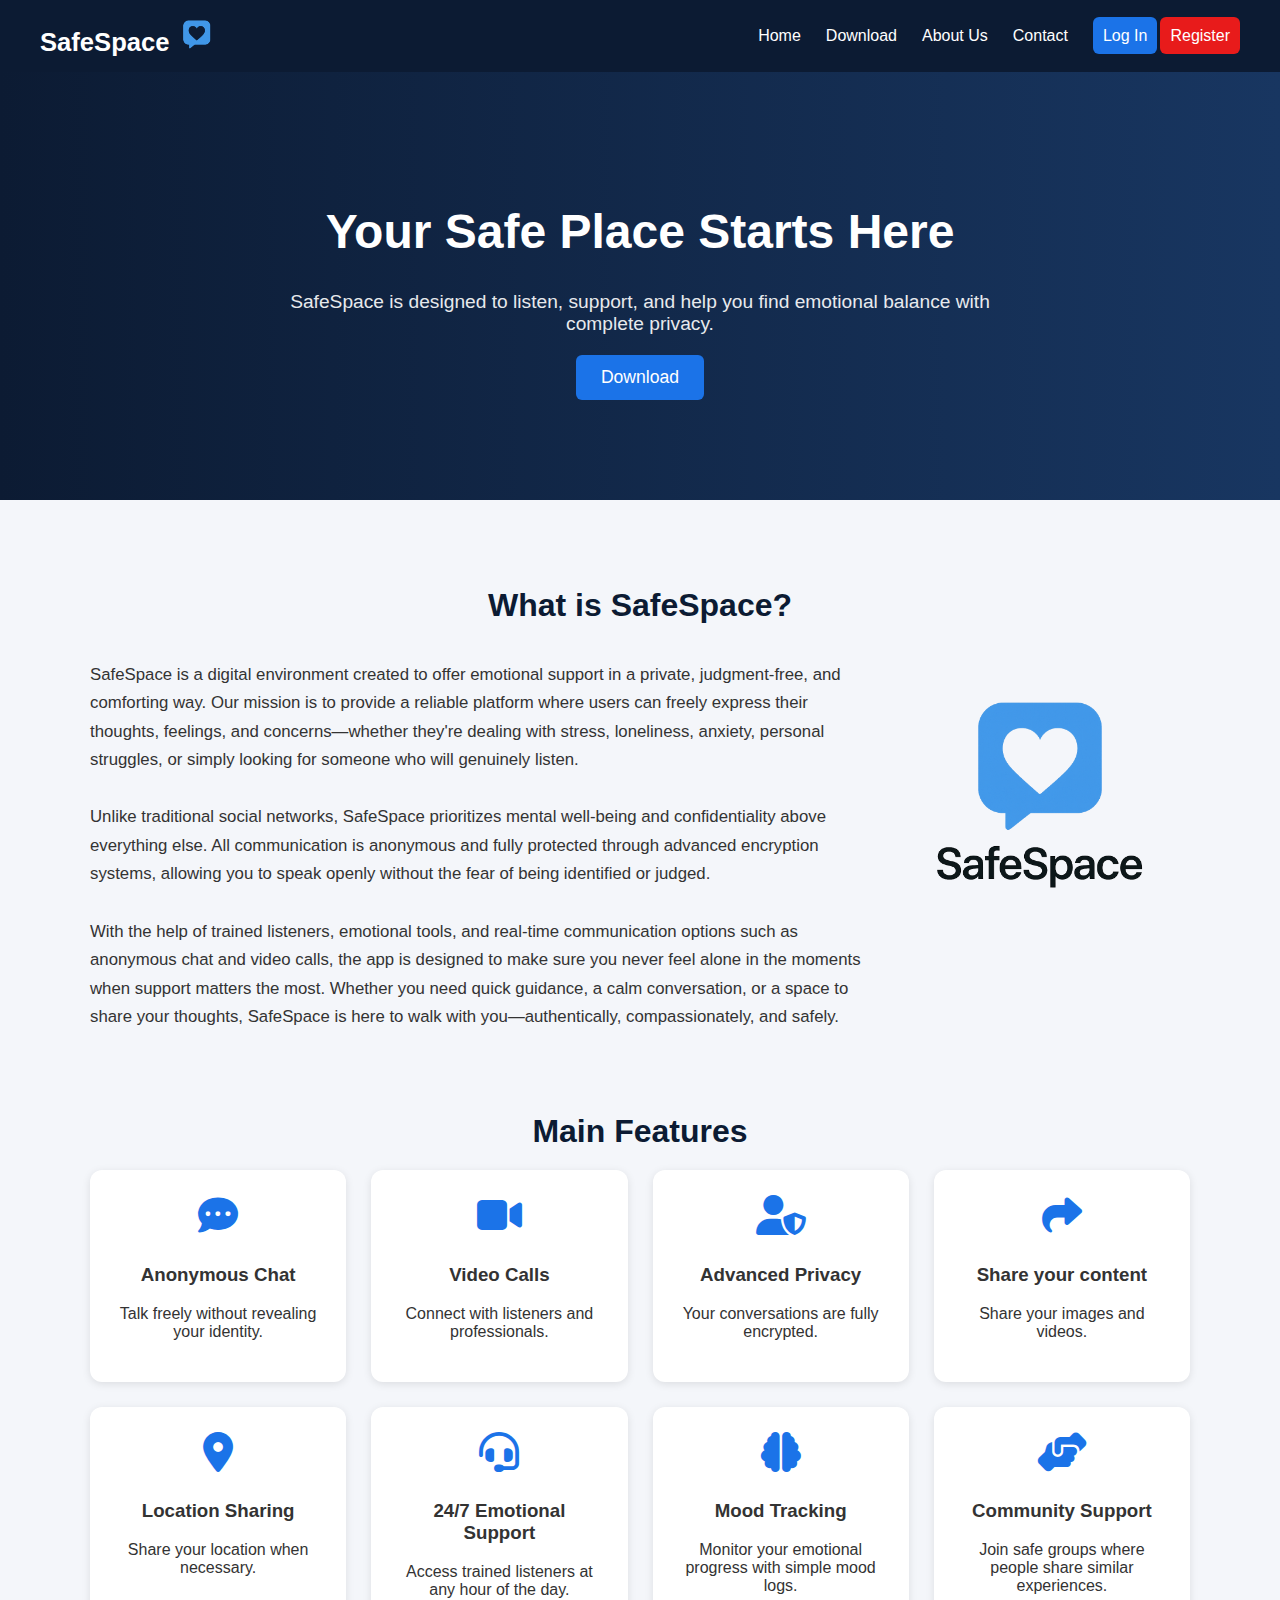
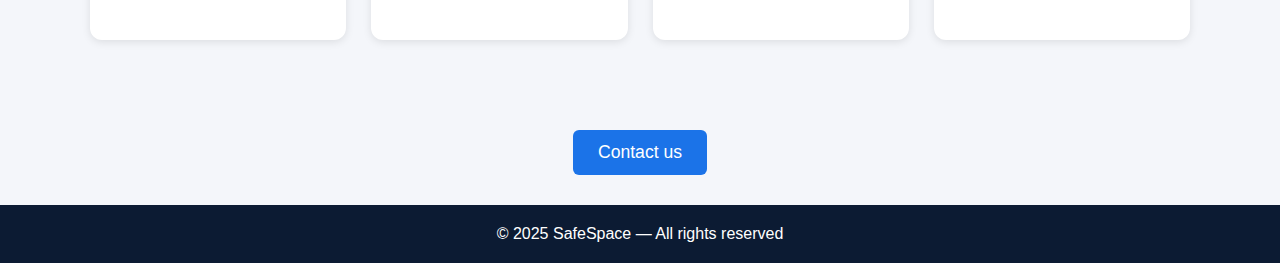
<file: index.html>
<!DOCTYPE html>
<html lang="en">

<head>
    <meta charset="UTF-8" />
    <meta name="viewport" content="width=device-width, initial-scale=1.0" />
    <title>SafeSpace • Home</title>
    <link rel="stylesheet" href="style.css" />
    <link rel="stylesheet" href="https://cdnjs.cloudflare.com/ajax/libs/font-awesome/6.5.0/css/all.min.css" />
    <script defer src="./scripts/users-control.js"></script>
</head>

<body>

    <nav>
        <a class="logo" href="index.html">SafeSpace
            <img class="img-logo" src="./assets/logo2.png">

        </a>
        <ul>
            <li><a href="index.html" class="active">Home</a></li>
            <li><a href="./pages/download.html">Download</a></li>
            <li><a href="./pages/about.html">About Us</a></li>
            <li><a href="./pages/contact.html">Contact</a></li>
            <div>
                <div class="logbuttons">
                    <li><a id="login" href="./pages/login.html" class="login">Log In</a></li>
                    <li><a id="register" href="./pages/register.html" class="register">Register</a></li>
                </div>
                <li><a id="logout" class="register">Log Out</a></li>
            </div>


        </ul>
    </nav>

    <header>
        <h1>Your Safe Place Starts Here</h1>
        <p>SafeSpace is designed to listen, support, and help you find emotional balance with complete privacy.</p>
        <a class="btn" href="download.html">Download</a>
    </header>

    <section>
        <h2 class="section-title">What is SafeSpace?</h2>

        <div class="about-wrapper">

            <p class="about-text">
                SafeSpace is a digital environment created to offer emotional support in a private, judgment-free,
                and comforting way. Our mission is to provide a reliable platform where users can freely express
                their thoughts, feelings, and concerns—whether they're dealing with stress, loneliness, anxiety,
                personal struggles, or simply looking for someone who will genuinely listen.
                <br><br>
                Unlike traditional social networks, SafeSpace prioritizes mental well-being and confidentiality
                above everything else. All communication is anonymous and fully protected through advanced
                encryption systems, allowing you to speak openly without the fear of being identified or judged.
                <br><br>
                With the help of trained listeners, emotional tools, and real-time communication options such as
                anonymous chat and video calls, the app is designed to make sure you never feel alone in the moments
                when support matters the most. Whether you need quick guidance, a calm conversation, or a space to
                share your thoughts, SafeSpace is here to walk with you—authentically, compassionately, and safely.
            </p>
            <img src="../assets/logo.png" alt="SafeSpace Logo" class="about-logo">

        </div>


        <br>

        <h2 class="section-title">Main Features</h2>

        <div class="features-grid">

            <div class="feature-item">
                <i class="fas fa-comment-dots"></i>
                <h3>Anonymous Chat</h3>
                <p>Talk freely without revealing your identity.</p>
            </div>

            <div class="feature-item">
                <i class="fas fa-video"></i>
                <h3>Video Calls</h3>
                <p>Connect with listeners and professionals.</p>
            </div>

            <div class="feature-item">
                <i class="fas fa-user-shield"></i>
                <h3>Advanced Privacy</h3>
                <p>Your conversations are fully encrypted.</p>
            </div>

            <div class="feature-item">
                <i class="fa-solid fa-share"></i>
                <h3>Share your content</h3>
                <p>Share your images and videos.</p>
            </div>

            <div class="feature-item">
                <i class="fas fa-map-marker-alt"></i>
                <h3>Location Sharing</h3>
                <p>Share your location when necessary.</p>
            </div>

            <!-- NEW 3 FEATURES ADDED BELOW -->

            <div class="feature-item">
                <i class="fas fa-headset"></i>
                <h3>24/7 Emotional Support</h3>
                <p>Access trained listeners at any hour of the day.</p>
            </div>

            <div class="feature-item">
                <i class="fas fa-brain"></i>
                <h3>Mood Tracking</h3>
                <p>Monitor your emotional progress with simple mood logs.</p>
            </div>

            <div class="feature-item">
                <i class="fas fa-hands-helping"></i>
                <h3>Community Support</h3>
                <p>Join safe groups where people share similar experiences.</p>
            </div>

        </div>
    </section>


    <div style="
    align-items: center;
    display: flex;
    padding: 30px;
">
        <a class="btn" href="./pages/contact.html" style="margin: auto;">Contact us</a>
    </div>
    <footer>
        © 2025 SafeSpace — All rights reserved
    </footer>

</body>

</html>
</file>
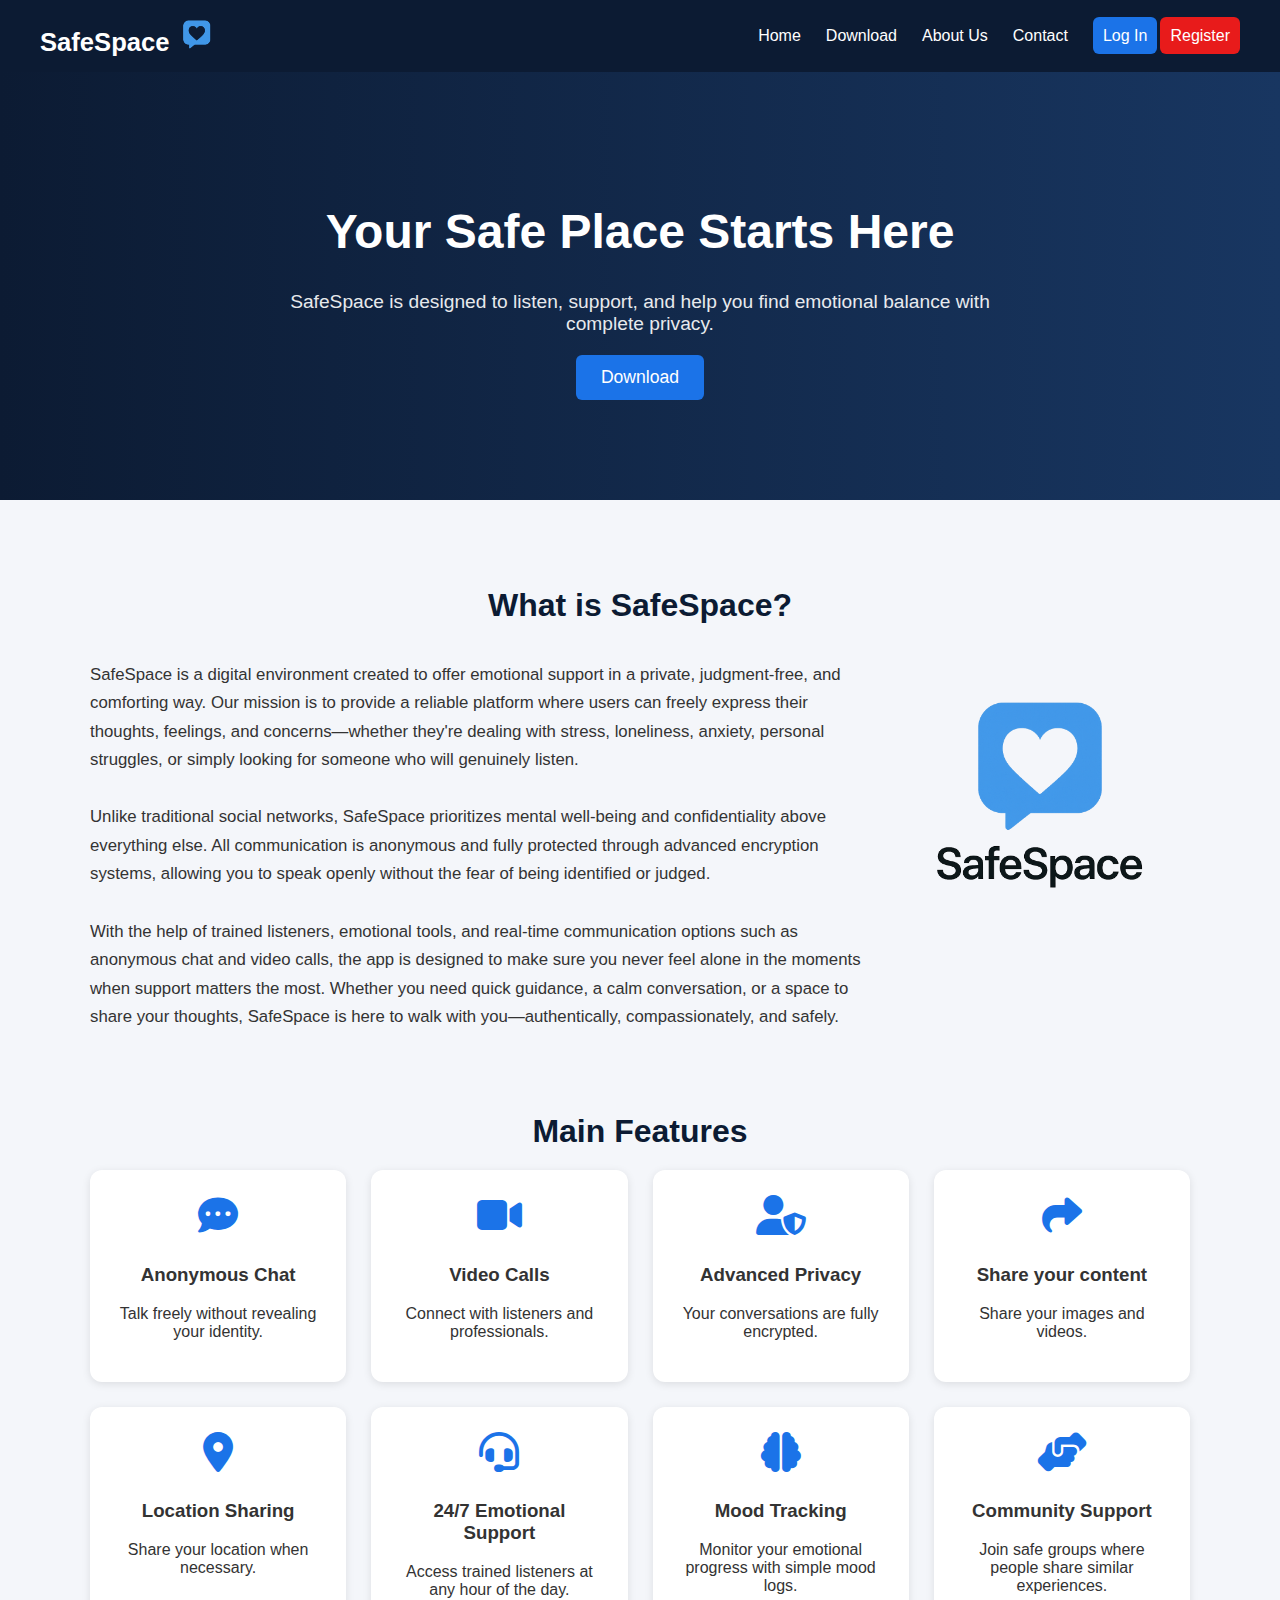
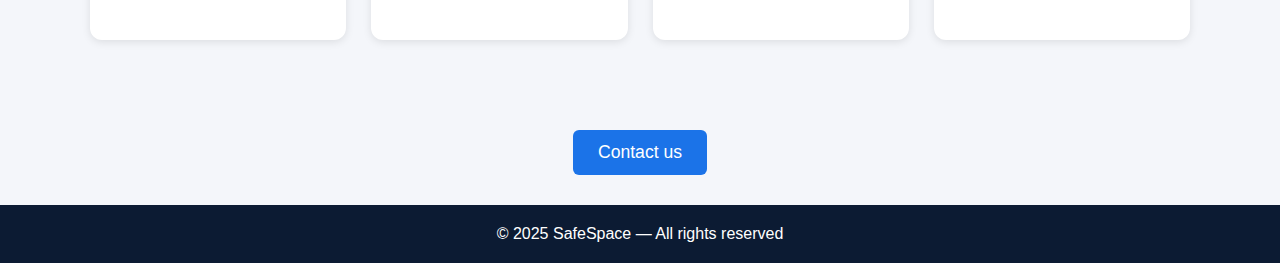
<file: pages/index.html>
<!DOCTYPE html>
<html lang="en">

<head>
    <meta charset="UTF-8" />
    <meta name="viewport" content="width=device-width, initial-scale=1.0" />
    <title>SafeSpace • Home</title>
    <link rel="stylesheet" href="../style.css" />
    <link rel="stylesheet" href="https://cdnjs.cloudflare.com/ajax/libs/font-awesome/6.5.0/css/all.min.css" />
    <script defer src="../scripts/users-control.js"></script>
</head>

<body>

    <nav>
        <a class="logo" href="index.html">SafeSpace
            <img class="img-logo" src="../assets/logo2.png">

        </a>
        <ul>
            <li><a href="index.html" class="active">Home</a></li>
            <li><a href="download.html">Download</a></li>
            <li><a href="about.html">About Us</a></li>
            <li><a href="contact.html">Contact</a></li>
            <div>
                <div class="logbuttons">
                    <li><a id="login" href="login.html" class="login">Log In</a></li>
                    <li><a id="register" href="register.html" class="register">Register</a></li>
                </div>
                <li><a id="logout" class="register">Log Out</a></li>
            </div>


        </ul>
    </nav>

    <header>
        <h1>Your Safe Place Starts Here</h1>
        <p>SafeSpace is designed to listen, support, and help you find emotional balance with complete privacy.</p>
        <a class="btn" href="download.html">Download</a>
    </header>

    <section>
        <h2 class="section-title">What is SafeSpace?</h2>

        <div class="about-wrapper">

            <p class="about-text">
                SafeSpace is a digital environment created to offer emotional support in a private, judgment-free,
                and comforting way. Our mission is to provide a reliable platform where users can freely express
                their thoughts, feelings, and concerns—whether they're dealing with stress, loneliness, anxiety,
                personal struggles, or simply looking for someone who will genuinely listen.
                <br><br>
                Unlike traditional social networks, SafeSpace prioritizes mental well-being and confidentiality
                above everything else. All communication is anonymous and fully protected through advanced
                encryption systems, allowing you to speak openly without the fear of being identified or judged.
                <br><br>
                With the help of trained listeners, emotional tools, and real-time communication options such as
                anonymous chat and video calls, the app is designed to make sure you never feel alone in the moments
                when support matters the most. Whether you need quick guidance, a calm conversation, or a space to
                share your thoughts, SafeSpace is here to walk with you—authentically, compassionately, and safely.
            </p>
            <img src="../assets/logo.png" alt="SafeSpace Logo" class="about-logo">

        </div>


        <br>

        <h2 class="section-title">Main Features</h2>

        <div class="features-grid">

            <div class="feature-item">
                <i class="fas fa-comment-dots"></i>
                <h3>Anonymous Chat</h3>
                <p>Talk freely without revealing your identity.</p>
            </div>

            <div class="feature-item">
                <i class="fas fa-video"></i>
                <h3>Video Calls</h3>
                <p>Connect with listeners and professionals.</p>
            </div>

            <div class="feature-item">
                <i class="fas fa-user-shield"></i>
                <h3>Advanced Privacy</h3>
                <p>Your conversations are fully encrypted.</p>
            </div>

            <div class="feature-item">
                <i class="fa-solid fa-share"></i>
                <h3>Share your content</h3>
                <p>Share your images and videos.</p>
            </div>

            <div class="feature-item">
                <i class="fas fa-map-marker-alt"></i>
                <h3>Location Sharing</h3>
                <p>Share your location when necessary.</p>
            </div>

            <!-- NEW 3 FEATURES ADDED BELOW -->

            <div class="feature-item">
                <i class="fas fa-headset"></i>
                <h3>24/7 Emotional Support</h3>
                <p>Access trained listeners at any hour of the day.</p>
            </div>

            <div class="feature-item">
                <i class="fas fa-brain"></i>
                <h3>Mood Tracking</h3>
                <p>Monitor your emotional progress with simple mood logs.</p>
            </div>

            <div class="feature-item">
                <i class="fas fa-hands-helping"></i>
                <h3>Community Support</h3>
                <p>Join safe groups where people share similar experiences.</p>
            </div>

        </div>
    </section>


    <div style="
    align-items: center;
    display: flex;
    padding: 30px;
">
        <a class="btn" href="contact.html" style="margin: auto;">Contact us</a>
    </div>
    <footer>
        © 2025 SafeSpace — All rights reserved
    </footer>

</body>

</html>
</file>
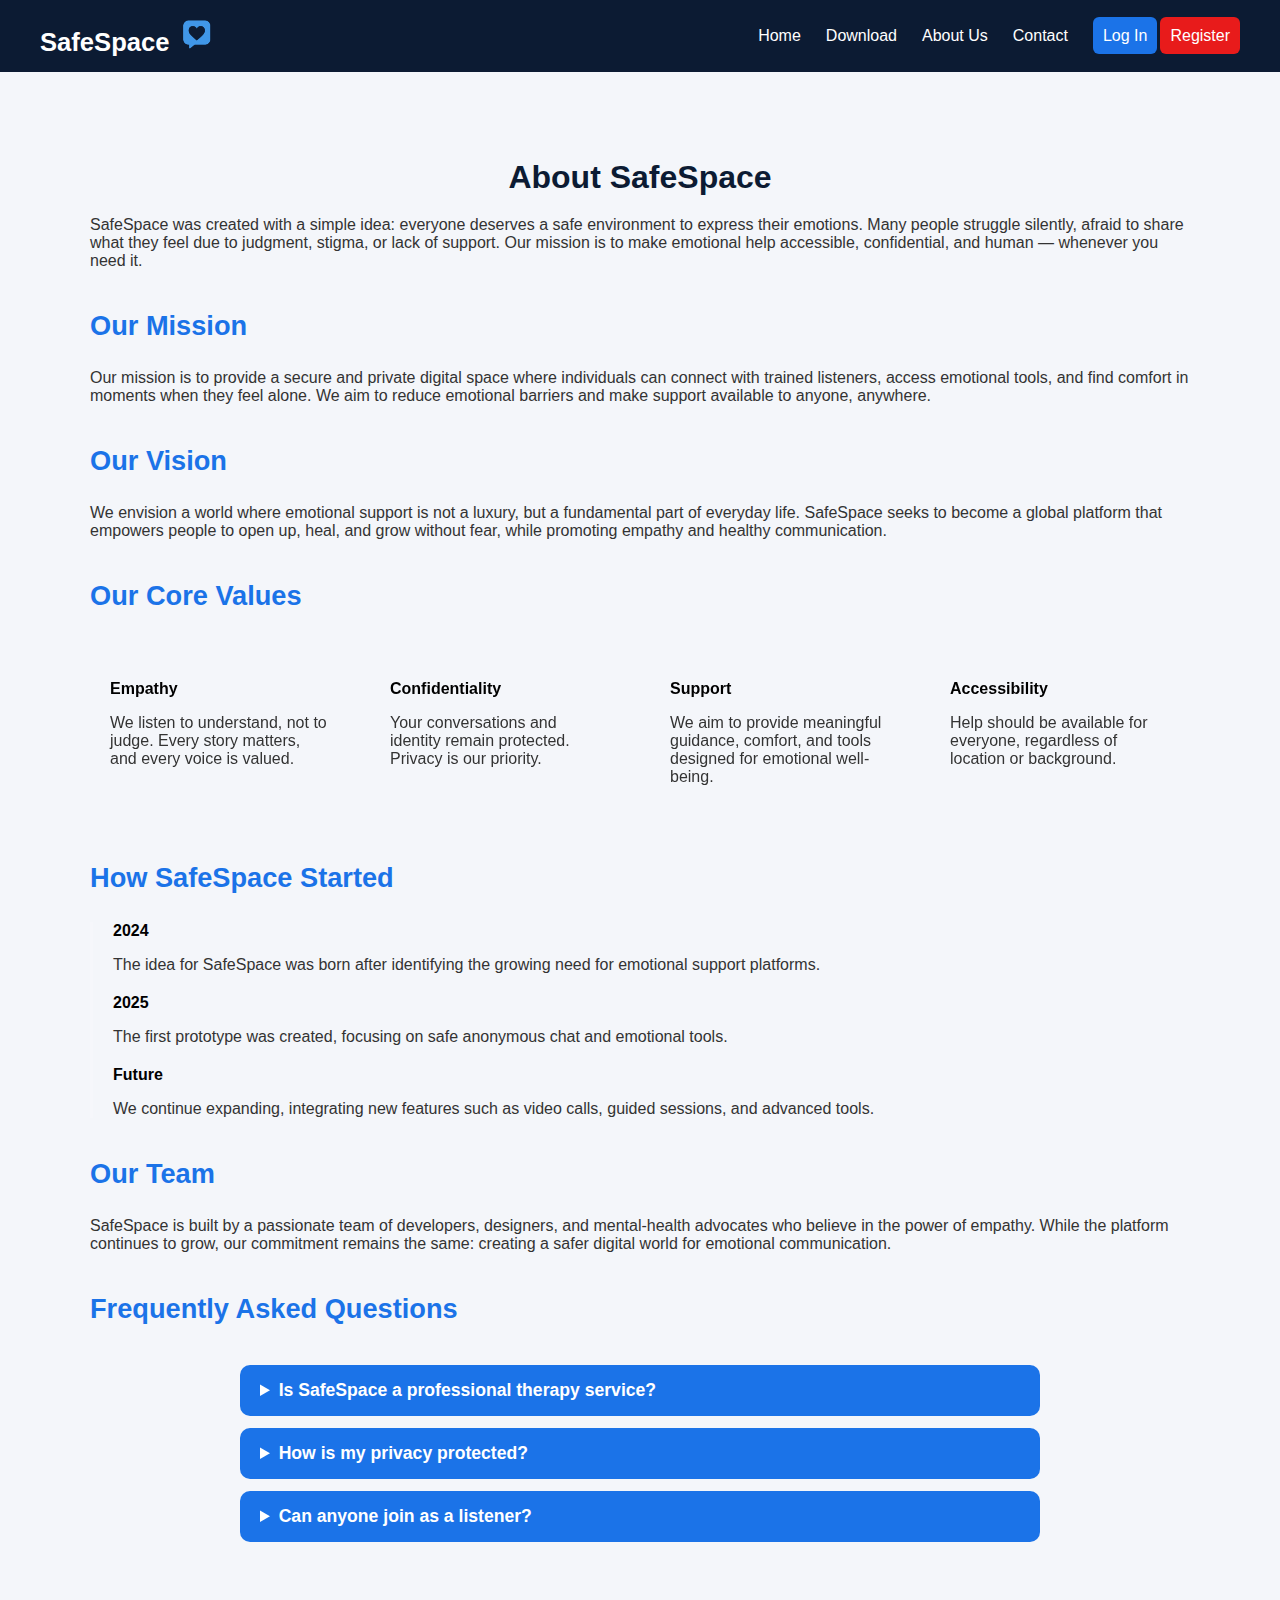
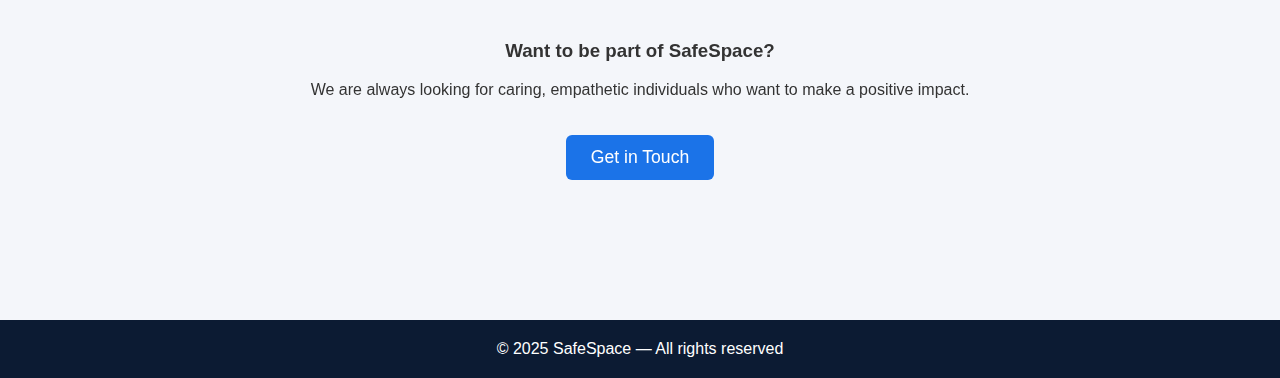
<file: pages/about.html>
<!DOCTYPE html>
<html lang="en">

<head>
    <meta charset="UTF-8" />
    <meta name="viewport" content="width=device-width, initial-scale=1.0" />
    <title>SafeSpace • About Us</title>
    <link rel="stylesheet" href="../style.css" />
    <script defer src="../scripts/users-control.js"></script>

</head>

<body>

    <nav>
        <a class="logo" href="../index.html">SafeSpace
            <img class="img-logo" src="../assets/logo2.png">

        </a>
        <ul>
            <li><a href="../index.html" class="active">Home</a></li>
            <li><a href="download.html">Download</a></li>
            <li><a href="about.html">About Us</a></li>
            <li><a href="contact.html">Contact</a></li>
            <div>
                <div class="logbuttons">
                    <li><a id="login" href="login.html" class="login">Log In</a></li>
                    <li><a id="register" href="register.html" class="register">Register</a></li>
                </div>
                <li><a id="logout" class="register">Log Out</a></li>
            </div>


        </ul>
    </nav>

    <section class="about-section">

        <h2 class="section-title">About SafeSpace</h2>

        <p class="section-text">
            SafeSpace was created with a simple idea: everyone deserves a safe environment to express their emotions.
            Many people struggle silently, afraid to share what they feel due to judgment, stigma, or lack of support.
            Our mission is to make emotional help accessible, confidential, and human — whenever you need it.
        </p>

        <!-- Mission -->
        <h3 class="sub-title">Our Mission</h3>
        <p class="section-text">
            Our mission is to provide a secure and private digital space where individuals can connect with trained
            listeners, access emotional tools, and find comfort in moments when they feel alone. We aim to reduce
            emotional barriers and make support available to anyone, anywhere.
        </p>

        <!-- Vision -->
        <h3 class="sub-title">Our Vision</h3>
        <p class="section-text">
            We envision a world where emotional support is not a luxury, but a fundamental part of everyday life.
            SafeSpace seeks to become a global platform that empowers people to open up, heal, and grow without fear,
            while promoting empathy and healthy communication.
        </p>

        <!-- Values -->
        <h3 class="sub-title">Our Core Values</h3>

        <div class="values-grid">
            <div class="value-card">
                <h4>Empathy</h4>
                <p>We listen to understand, not to judge. Every story matters, and every voice is valued.</p>
            </div>
            <div class="value-card">
                <h4>Confidentiality</h4>
                <p>Your conversations and identity remain protected. Privacy is our priority.</p>
            </div>
            <div class="value-card">
                <h4>Support</h4>
                <p>We aim to provide meaningful guidance, comfort, and tools designed for emotional well-being.</p>
            </div>
            <div class="value-card">
                <h4>Accessibility</h4>
                <p>Help should be available for everyone, regardless of location or background.</p>
            </div>
        </div>

        <!-- Timeline -->
        <h3 class="sub-title">How SafeSpace Started</h3>

        <div class="timeline">
            <div class="timeline-item">
                <span class="timeline-year">2024</span>
                <p>The idea for SafeSpace was born after identifying the growing need for emotional support platforms.
                </p>
            </div>
            <div class="timeline-item">
                <span class="timeline-year">2025</span>
                <p>The first prototype was created, focusing on safe anonymous chat and emotional tools.</p>
            </div>
            <div class="timeline-item">
                <span class="timeline-year">Future</span>
                <p>We continue expanding, integrating new features such as video calls, guided sessions, and advanced
                    tools.</p>
            </div>
        </div>

        <!-- Team -->
        <h3 class="sub-title">Our Team</h3>

        <p class="section-text">
            SafeSpace is built by a passionate team of developers, designers, and mental-health advocates who believe
            in the power of empathy. While the platform continues to grow, our commitment remains the same: creating a
            safer digital world for emotional communication.
        </p>

        <!-- Mini FAQ -->
        <h3 class="sub-title">Frequently Asked Questions</h3>

        <div class="faq-container">

            <details class="faq-item">
                <summary>Is SafeSpace a professional therapy service?</summary>
                <p>No. We offer emotional support, not clinical therapy. Our listeners are trained, but not therapists.
                </p>
            </details>

            <details class="faq-item">
                <summary>How is my privacy protected?</summary>
                <p>All chats are encrypted, and we never share personal information. You remain in control of what you
                    reveal.</p>
            </details>

            <details class="faq-item">
                <summary>Can anyone join as a listener?</summary>
                <p>Yes! We evaluate each applicant and offer training to ensure they follow our emotional support
                    guidelines.</p>
            </details>

        </div>

        <!-- Join us -->
        <div class="join-box">
            <h3>Want to be part of SafeSpace?</h3>
            <p>We are always looking for caring, empathetic individuals who want to make a positive impact.</p>
            <a class="btn" href="contact.html">Get in Touch</a>
        </div>

    </section>

    <footer>
        © 2025 SafeSpace — All rights reserved
    </footer>

</body>

</html>
</file>
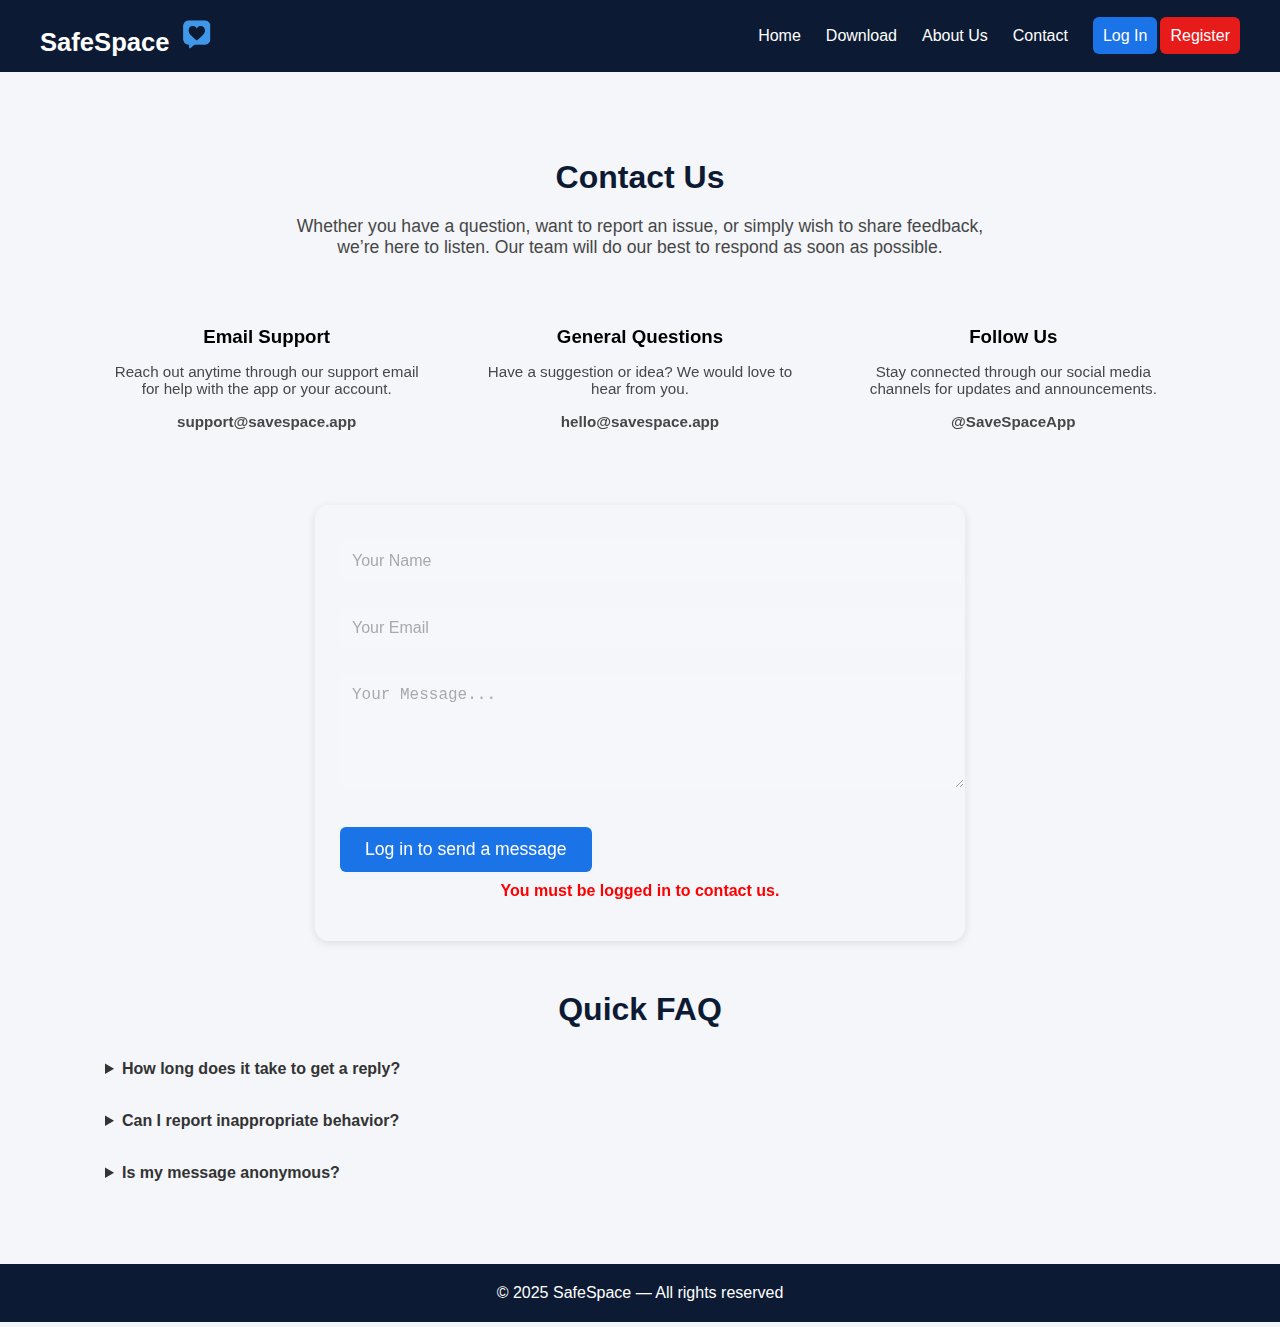
<file: pages/contact.html>
<!DOCTYPE html>
<html lang="en">

<head>
    <meta charset="UTF-8" />
    <meta name="viewport" content="width=device-width, initial-scale=1.0" />
    <title>SafeSpace • Contact</title>
    <link rel="stylesheet" href="../style.css" />
    <script defer src="../scripts/users-control.js"></script>


    <style>
        /* Extra styling para esta página */
        #contact {
            animation: fadeIn 1.2s ease;
        }

        .contact-intro {
            max-width: 700px;
            text-align: center;
            margin: 0 auto 30px auto;
            font-size: 1.1rem;
            opacity: 0.9;
        }

        .contact-cards {
            display: grid;
            grid-template-columns: repeat(auto-fit, minmax(230px, 1fr));
            gap: 20px;
            margin-bottom: 40px;
        }

        .contact-card {
            background: #ffffff15;
            padding: 20px;
            border-radius: 12px;
            text-align: center;
            backdrop-filter: blur(6px);
            transition: 0.3s;
        }

        .contact-card:hover {
            transform: translateY(-5px);
            background: #ffffff25;
        }

        .contact-card h3 {
            margin-bottom: 10px;
            color: black;
        }

        .contact-card p {
            font-size: 0.95rem;
            opacity: 0.9;
        }

        /* Form */
        .contact-box {
            max-width: 600px;
            margin: 0 auto 40px auto;
            padding: 25px;
            background: #ffffff10;
            border-radius: 14px;
            backdrop-filter: blur(7px);
        }

        .contact-box input,
        .contact-box textarea {
            width: 100%;
            margin-bottom: 15px;
            padding: 12px;
            border-radius: 8px;
            border: none;
            outline: none;
            background: #ffffff20;
            color: black;
            font-size: 1rem;
        }

        .contact-box textarea {
            resize: vertical;
        }

        /* FAQ */
        .faq-contact details {
            background: #ffffff10;
            margin: 10px 0;
            padding: 12px 15px;
            border-radius: 10px;
            cursor: pointer;
        }

        .faq-contact summary {
            font-size: 1rem;
            font-weight: bold;
        }

        .faq-contact p {
            margin-top: 10px;
            opacity: 0.85;
        }

        /* Animación */
        @keyframes fadeIn {
            from {
                opacity: 0;
                transform: translateY(10px);
            }

            to {
                opacity: 1;
                transform: translateY(0);
            }
        }
    </style>
</head>

<body>

    <nav>
        <a class="logo" href="index.html">SafeSpace
            <img class="img-logo" src="../assets/logo2.png">

        </a>
        <ul>
            <li><a href="index.html" class="active">Home</a></li>
            <li><a href="download.html">Download</a></li>
            <li><a href="about.html">About Us</a></li>
            <li><a href="contact.html">Contact</a></li>
            <div>
                <div class="logbuttons">
                    <li><a id="login" href="login.html" class="login">Log In</a></li>
                    <li><a id="register" href="register.html" class="register">Register</a></li>
                </div>
                <li><a id="logout" class="register">Log Out</a></li>
            </div>


        </ul>
    </nav>

    <section id="contact">
        <h2 class="section-title">Contact Us</h2>

        <p class="contact-intro">
            Whether you have a question, want to report an issue, or simply wish to share feedback,
            we’re here to listen. Our team will do our best to respond as soon as possible.
        </p>

        <!-- Contact Cards -->
        <div class="contact-cards">
            <div class="contact-card">
                <h3>Email Support</h3>
                <p>Reach out anytime through our support email for help with the app or your account.</p>
                <p><strong>support@savespace.app</strong></p>
            </div>

            <div class="contact-card">
                <h3>General Questions</h3>
                <p>Have a suggestion or idea? We would love to hear from you.</p>
                <p><strong>hello@savespace.app</strong></p>
            </div>

            <div class="contact-card">
                <h3>Follow Us</h3>
                <p>Stay connected through our social media channels for updates and announcements.</p>
                <p><strong>@SaveSpaceApp</strong></p>
            </div>
        </div>

        <!-- Form -->
        <div class="contact-box">
            <input type="text" placeholder="Your Name" />
            <input type="email" placeholder="Your Email" />
            <textarea rows="5" placeholder="Your Message..."></textarea>
            <a class="btn">Send Message</a>
        </div>

        <!-- Quick FAQ -->
        <h3 class="section-title" style="margin-top: 50px;">Quick FAQ</h3>

        <div class="faq-contact">
            <details>
                <summary>How long does it take to get a reply?</summary>
                <p>We usually respond within 24–48 hours, depending on the volume of messages.</p>
            </details>

            <details>
                <summary>Can I report inappropriate behavior?</summary>
                <p>Yes. Use the form above or email us directly with screenshots or details.</p>
            </details>

            <details>
                <summary>Is my message anonymous?</summary>
                <p>You decide what to share. We never ask for private information unless necessary.</p>
            </details>
        </div>

    </section>

    <footer>
        © 2025 SafeSpace — All rights reserved
    </footer>

</body>

</html>
</file>
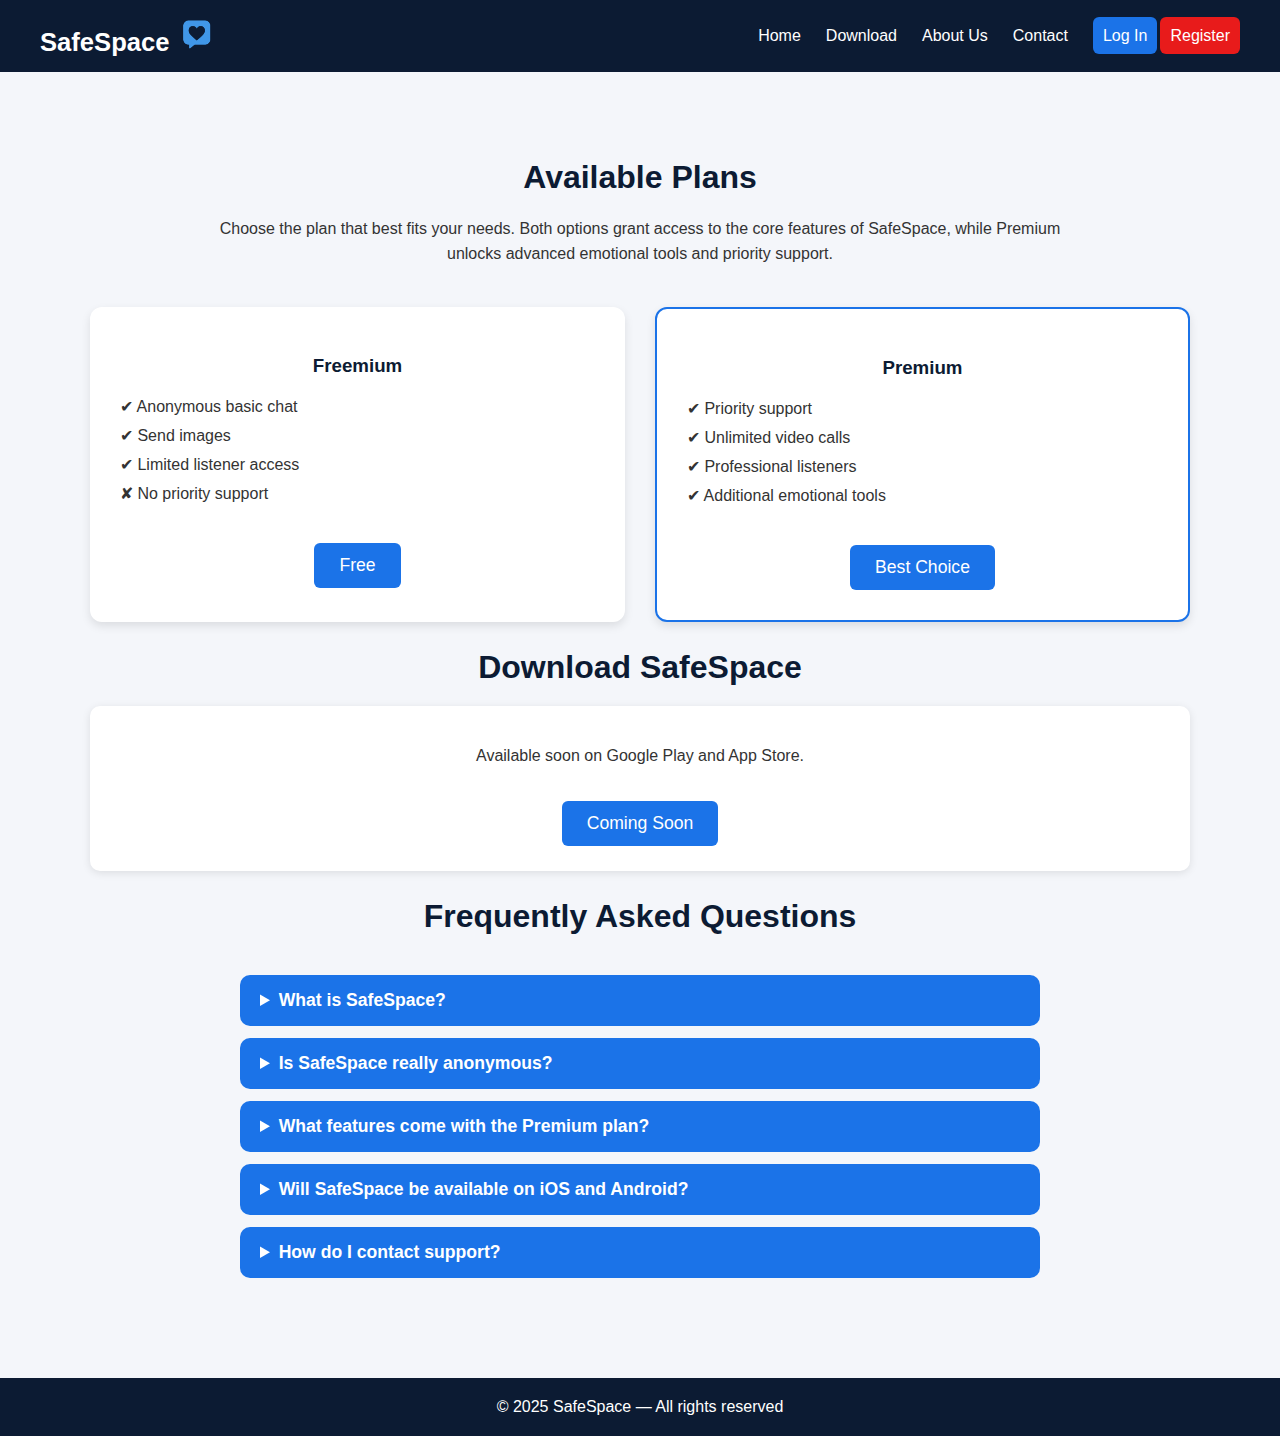
<file: pages/download.html>
<!DOCTYPE html>
<html lang="en">

<head>
    <meta charset="UTF-8" />
    <meta name="viewport" content="width=device-width, initial-scale=1.0" />
    <title>SafeSpace • Download</title>
    <link rel="stylesheet" href="../style.css" />
    <script defer src="../scripts/users-control.js"></script>

</head>

<body>

    <nav>
        <a class="logo" href="index.html">SafeSpace
            <img class="img-logo" src="../assets/logo2.png">

        </a>
        <ul>
            <li><a href="index.html" class="active">Home</a></li>
            <li><a href="download.html">Download</a></li>
            <li><a href="about.html">About Us</a></li>
            <li><a href="contact.html">Contact</a></li>
            <div>
                <div class="logbuttons">
                    <li><a id="login" href="login.html" class="login">Log In</a></li>
                    <li><a id="register" href="register.html" class="register">Register</a></li>
                </div>
                <li><a id="logout" class="register">Log Out</a></li>
            </div>


        </ul>
    </nav>

    <section>

        <!-- PLANS TITLE -->
        <h2 class="section-title">Available Plans</h2>

        <p style="max-width: 850px; margin: 0 auto 40px; text-align: center; line-height: 1.6;">
            Choose the plan that best fits your needs. Both options grant access to the core features of SafeSpace,
            while Premium unlocks advanced emotional tools and priority support.
        </p>

        <!-- PLANS -->
        <div class="plans">
            <div class="plan">
                <h3>Freemium</h3>
                <ul>
                    <li>✔ Anonymous basic chat</li>
                    <li>✔ Send images</li>
                    <li>✔ Limited listener access</li>
                    <li>✘ No priority support</li>
                </ul>
                <a class="btn">Free</a>
            </div>

            <div class="plan premium">
                <h3>Premium</h3>
                <ul>
                    <li>✔ Priority support</li>
                    <li>✔ Unlimited video calls</li>
                    <li>✔ Professional listeners</li>
                    <li>✔ Additional emotional tools</li>
                </ul>
                <a class="btn">Best Choice</a>
            </div>
        </div>

        <!-- DOWNLOAD TITLE -->
        <h2 class="section-title">Download SafeSpace</h2>

        <div class="feature-box" style="text-align: center;">
            <p>Available soon on Google Play and App Store.</p>
            <a class="btn">Coming Soon</a>
        </div>

        <!-- FAQ SECTION -->
        <h2 class="section-title">Frequently Asked Questions</h2>

        <div class="faq-container">

            <details class="faq-item">
                <summary>What is SafeSpace?</summary>
                <p>SafeSpace is an emotional support platform designed to offer a safe, anonymous, and private
                    environment where users can express their feelings, connect with trained listeners, and access tools
                    for emotional well-being.</p>
            </details>

            <details class="faq-item">
                <summary>Is SafeSpace really anonymous?</summary>
                <p>Yes. We never store personal data beyond what is strictly necessary. Conversations are encrypted, and
                    users can decide what to share and when. Your identity always remains protected.</p>
            </details>

            <details class="faq-item">
                <summary>What features come with the Premium plan?</summary>
                <p>The Premium plan includes unlimited video sessions, priority support, access to professional
                    listeners, emotional guidance tools, and early access to new features.</p>
            </details>

            <details class="faq-item">
                <summary>Will SafeSpace be available on iOS and Android?</summary>
                <p>Yes! We are preparing releases for both the App Store and Google Play. You will be able to download
                    the app directly from this page once it’s available.</p>
            </details>

            <details class="faq-item">
                <summary>How do I contact support?</summary>
                <p>You can reach our support team using the Contact section on the website. Premium users also receive
                    priority attention.</p>
            </details>

        </div>


    </section>

    <footer>
        © 2025 SafeSpace — All rights reserved
    </footer>

</body>

</html>
</file>
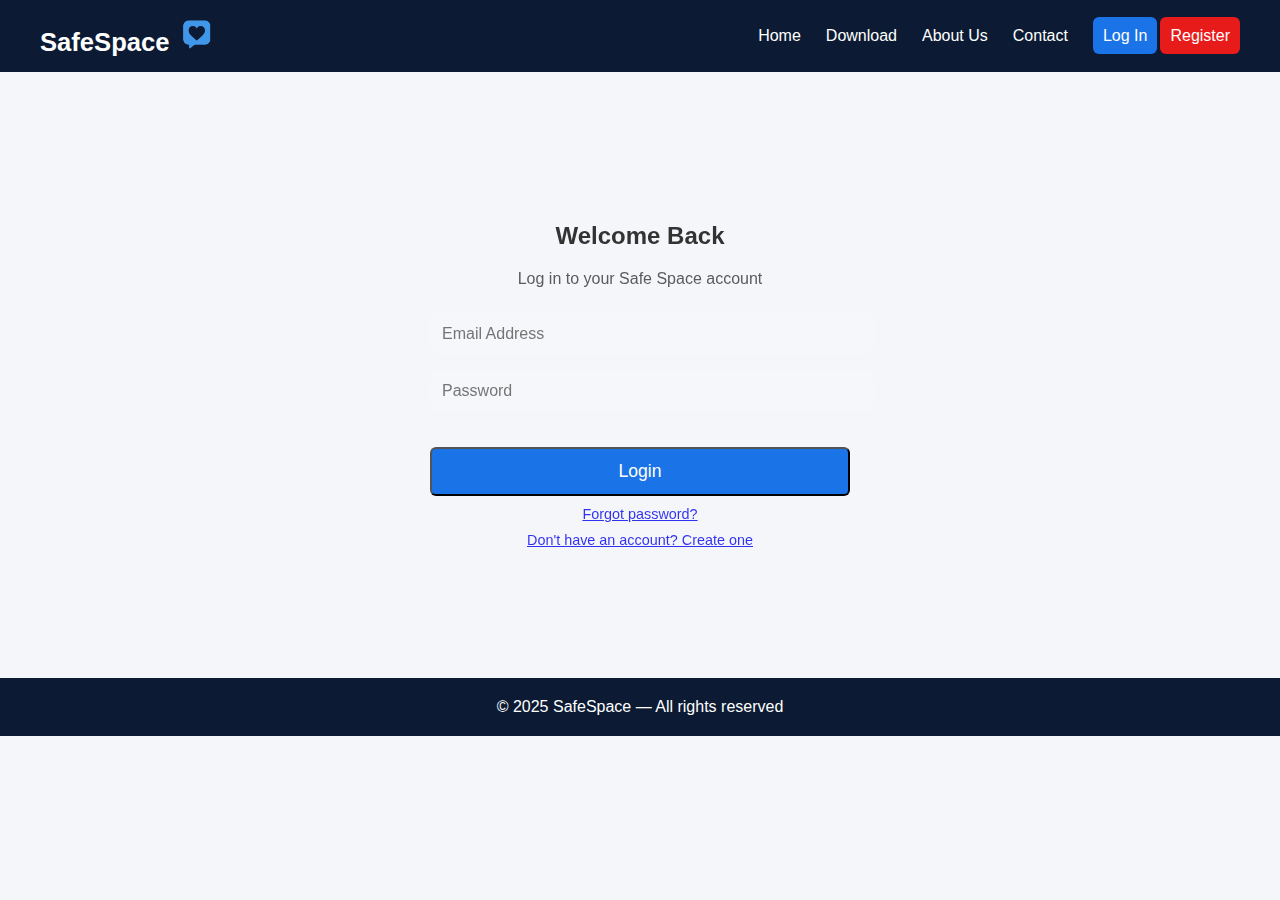
<file: pages/login.html>
<!DOCTYPE html>
<html lang="en">

<head>
    <meta charset="UTF-8" />
    <meta name="viewport" content="width=device-width, initial-scale=1.0" />
    <title>SafeSpace • Login</title>
    <link rel="stylesheet" href="../style.css" />
    <script defer src="../scripts/users-control.js"></script>

    <style>
        .auth-container {
            max-width: 420px;
            margin: 100px auto;
            padding: 30px;
            background: #ffffff10;
            border-radius: 14px;
            backdrop-filter: blur(7px);
            animation: fadeIn 1.2s ease;
        }

        .auth-container h2 {
            text-align: center;
            margin-bottom: 20px;
        }

        .auth-container input {
            width: 100%;
            padding: 12px;
            margin-bottom: 15px;
            border-radius: 10px;
            border: none;
            background: #ffffff25;
            outline: none;
            font-size: 1rem;
        }

        .auth-container input:focus {
            background: #ffffff35;
        }

        .auth-container .small-link {
            display: block;
            margin-top: 10px;
            font-size: 0.9rem;
            text-align: center;
            opacity: 0.8;
        }

        @keyframes fadeIn {
            from {
                opacity: 0;
                transform: translateY(12px);
            }

            to {
                opacity: 1;
                transform: translateY(0);
            }
        }
    </style>
</head>

<body>

    <nav>
        <a class="logo" href="../index.html">SafeSpace
            <img class="img-logo" src="../assets/logo2.png">
        </a>
        <ul>
            <li><a href="../index.html" class="active">Home</a></li>
            <li><a href="download.html">Download</a></li>
            <li><a href="about.html">About Us</a></li>
            <li><a href="contact.html">Contact</a></li>
            <div>
                <div class="logbuttons">
                    <li><a id="login" href="login.html" class="login">Log In</a></li>
                    <li><a id="register" href="register.html" class="register">Register</a></li>
                </div>
                <li><a id="logout" class="register">Log Out</a></li>
            </div>
        </ul>
    </nav>

    <div class="auth-container">
        <!-- ✔ FORMULARIO CORREGIDO -->
        <form onsubmit="handleLogin(event)">
            <h2>Welcome Back</h2>
            <p style="text-align:center; opacity:0.8; margin-bottom:25px;">
                Log in to your Safe Space account
            </p>

            <input type="email" id="log-email" placeholder="Email Address" />
            <input type="password" id="log-pass" placeholder="Password" />

            <button class="btn" type="submit" style="width:100%; text-align:center;">Login</button>

            <a class="small-link" href="#">Forgot password?</a>
            <a class="small-link" href="register.html">Don't have an account? Create one</a>
        </form>
    </div>

    <footer>
        © 2025 SafeSpace — All rights reserved
    </footer>

    <!-- ✔ SCRIPT SE USA SIN PROBLEMAS -->
    <script>
        function handleLogin(event) {
            event.preventDefault();

            const email = document.getElementById("log-email").value;
            const password = document.getElementById("log-pass").value;

            const result = loginUser(email, password);

            alert(result.message);

            if (result.success) {
                window.location.href = "/safespaceweb/";
            }
        }
    </script>

</body>

</html>
</file>
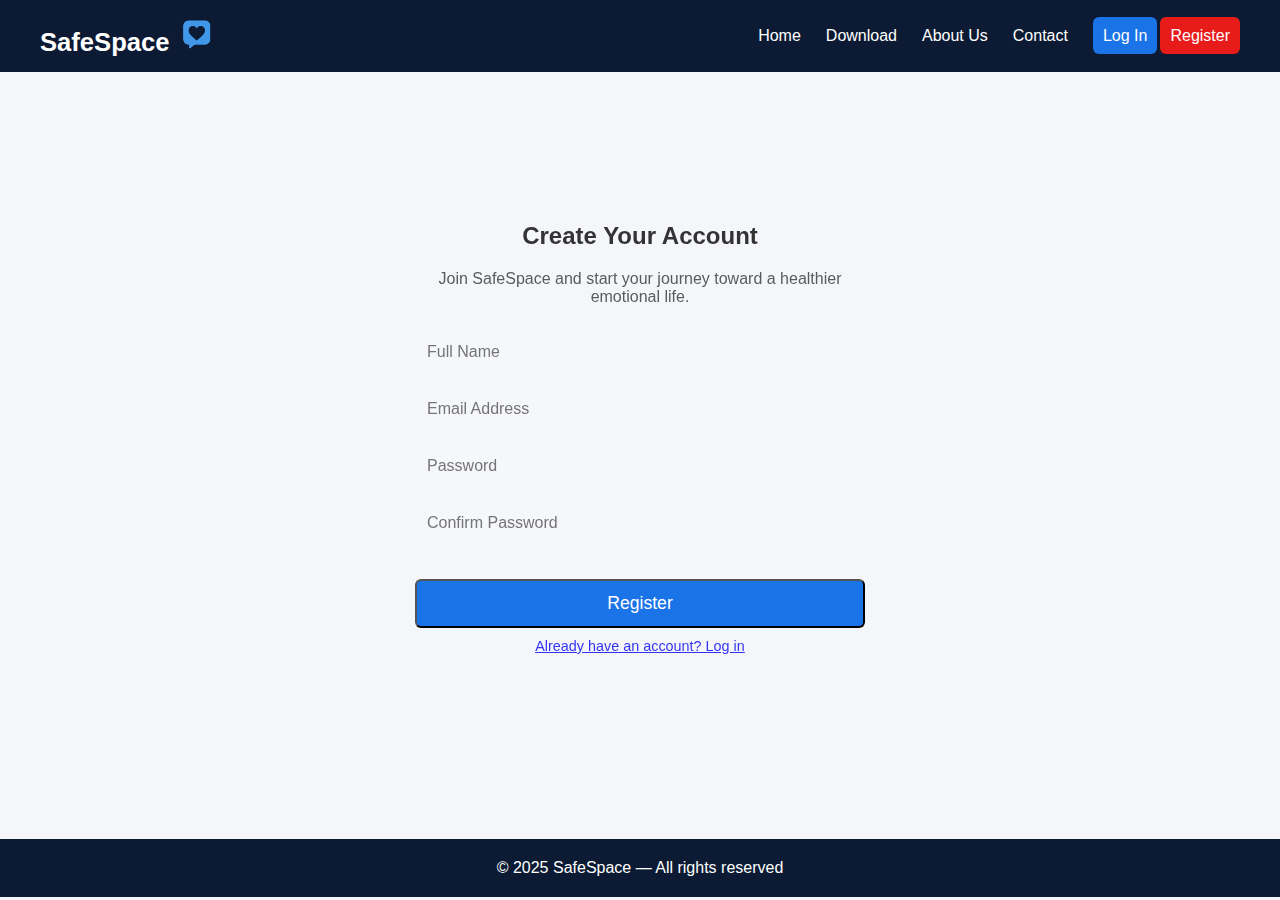
<file: pages/register.html>
<!DOCTYPE html>
<html lang="en">

<head>
    <meta charset="UTF-8" />
    <meta name="viewport" content="width=device-width, initial-scale=1.0" />
    <title>SafeSpace • Register</title>
    <link rel="stylesheet" href="../style.css" />
    <script defer src="../scripts/users-control.js"></script>

    <style>
        .auth-container {
            max-width: 450px;
            margin: 100px auto;
            padding: 30px;
            background: #ffffff10;
            border-radius: 14px;
            backdrop-filter: blur(7px);
            animation: fadeIn 1.1s ease;
        }

        .auth-container h2 {
            text-align: center;
            margin-bottom: 20px;
        }

        .auth-container input {
            width: 100%;
            padding: 12px;
            margin-bottom: 15px;
            border-radius: 10px;
            border: none;
            background: #ffffff25;
            outline: none;
            font-size: 1rem;
        }

        .auth-container input:focus {
            background: #ffffff35;
        }

        .auth-container .small-link {
            display: block;
            margin-top: 10px;
            font-size: 0.9rem;
            text-align: center;
            opacity: 0.8;
        }

        @keyframes fadeIn {
            from {
                opacity: 0;
                transform: translateY(12px);
            }

            to {
                opacity: 1;
                transform: translateY(0);
            }
        }
    </style>

</head>

<body>

    <nav>
        <a class="logo" href="index.html">SafeSpace
            <img class="img-logo" src="../assets/logo2.png">
        </a>

        <ul>
            <li><a href="index.html" class="active">Home</a></li>
            <li><a href="download.html">Download</a></li>
            <li><a href="about.html">About Us</a></li>
            <li><a href="contact.html">Contact</a></li>

            <div>
                <div class="logbuttons">
                    <li><a id="login" href="login.html" class="login">Log In</a></li>
                    <li><a id="register" href="register.html" class="register">Register</a></li>
                </div>
                <li><a id="logout" class="register">Log Out</a></li>
            </div>
        </ul>
    </nav>

    <!-- ✔ FORMULARIO QUE AHORA FUNCIONA -->
    <div class="auth-container">
        <form onsubmit="handleRegister(event)">
            <h2>Create Your Account</h2>
            <p style="text-align:center; opacity:0.8; margin-bottom:25px;">
                Join SafeSpace and start your journey toward a healthier emotional life.
            </p>

            <input type="text" id="reg-name" placeholder="Full Name" required />
            <input type="email" id="reg-email" placeholder="Email Address" required />
            <input type="password" id="reg-pass" placeholder="Password" required />
            <input type="password" id="reg-pass-confirm" placeholder="Confirm Password" required />

            <button class="btn" type="submit" style="width:100%; text-align:center;">Register</button>

            <a class="small-link" href="login.html">Already have an account? Log in</a>
        </form>
    </div>

    <footer style="margin-top: 155px;">
        © 2025 SafeSpace — All rights reserved
    </footer>

    <script>
        function handleRegister(event) {
            event.preventDefault();

            const name = document.getElementById("reg-name").value;
            const email = document.getElementById("reg-email").value;
            const password = document.getElementById("reg-pass").value;
            const confirm = document.getElementById("reg-pass-confirm").value;

            if (password !== confirm) {
                alert("Passwords do not match.");
                return;
            }

            const result = registerUser(name, email, password);

            alert(result.message);

            if (result.success) {
                window.location.href = "login.html";
            }
        }
    </script>

</body>

</html>
</file>
<file: style.css>
body {
  margin: 0;
  font-family: "Segoe UI", sans-serif;
  background-color: #f4f6fa;
  color: #333;
  scroll-behavior: smooth;
}

.logo {
  text-decoration: none;
  color: white;
}

.login {
  background: #1b73e8;
  padding: 10px;
  border-radius: 6px;
}

.logbuttons {
  display: flex;
}

.register {
  background: #e81b1b;
  padding: 10px;
  border-radius: 6px;
  margin-left: 3px;
}

.img-logo {
  height: 36px;
}

/* ANIMATIONS */
.fade-in {
  opacity: 0;
  transform: translateY(20px);
  animation: fadeIn 0.8s forwards;
}

@keyframes fadeIn {
  to {
    opacity: 1;
    transform: translateY(0);
  }
}

/* NAVBAR */
nav {
  background-color: #0c1b33;
  color: white;
  padding: 15px 40px;
  display: flex;
  justify-content: space-between;
  align-items: center;
  position: sticky;
  top: 0;
  z-index: 1000;
}

nav .logo {
  font-size: 1.6rem;
  font-weight: bold;
}

nav ul {
  list-style: none;
  display: flex;
  gap: 25px;
  margin: 0;
  padding: 0;
}

nav ul li a {
  color: white;
  text-decoration: none;
  transition: 0.3s;
}

nav ul li a:hover {
  color: #70b7ff;
}

/* HERO SECTION */
header {
  background: linear-gradient(to right, #0c1b33, #183661);
  color: white;
  padding: 100px 40px;
  text-align: center;
}

header h1 {
  font-size: 3rem;
}

header p {
  font-size: 1.2rem;
  max-width: 700px;
  margin: auto;
  opacity: 0.9;
}

.btn {
  display: inline-block;
  margin-top: 20px;
  padding: 12px 25px;
  background-color: #1b73e8;
  color: white;
  border-radius: 6px;
  text-decoration: none;
  font-size: 1.1rem;
  transition: 0.3s;
}

.btn:hover {
  background-color: #559af7;
}

/* SECTIONS */
section {
  padding: 60px 40px;
  max-width: 1100px;
  margin: auto;
}

.section-title {
  font-size: 2rem;
  margin-bottom: 20px;
  color: #0c1b33;
  text-align: center;
}

.feature-box {
  background: white;
  padding: 25px;
  margin-top: 20px;
  border-radius: 10px;
  box-shadow: 0px 2px 8px rgba(0, 0, 0, 0.1);
}

/* FEATURES WITH ICONS */
.features-grid {
  display: grid;
  grid-template-columns: repeat(auto-fit, minmax(230px, 1fr));
  gap: 25px;
  margin-top: 20px;
}

.feature-item {
  background: white;
  padding: 25px;
  border-radius: 12px;
  text-align: center;
  box-shadow: 0px 2px 8px rgba(0, 0, 0, 0.1);
  transition: 0.3s;
}

.feature-item:hover {
  transform: translateY(-5px);
}

.feature-item i {
  font-size: 40px;
  color: #1b73e8;
  margin-bottom: 10px;
}

/* PLANS */
.plans {
  display: grid;
  grid-template-columns: repeat(auto-fit, minmax(280px, 1fr));
  gap: 30px;
}

.plan {
  background: white;
  padding: 30px;
  border-radius: 12px;
  text-align: center;
  box-shadow: 0px 4px 10px rgba(0, 0, 0, 0.1);
}

.plan h3 {
  color: #0c1b33;
}

.plan ul {
  list-style: none;
  padding: 0;
  margin: 20px 0;
  text-align: left;
}

.plan ul li {
  margin: 10px 0;
}

.premium {
  border: 2px solid #1b73e8;
}

/* CONTACT */
.contact-box {
  background: white;
  padding: 30px;
  border-radius: 12px;
  box-shadow: 0px 2px 8px rgba(0, 0, 0, 0.1);
  max-width: 600px;
  margin: auto;
}

.contact-box input,
.contact-box textarea {
  width: 100%;
  padding: 12px;
  margin-top: 10px;
  border-radius: 8px;
  border: 1px solid #ccc;
}

/* FOOTER */
footer {
  background-color: #0c1b33;
  color: white;
  text-align: center;
  padding: 20px;
}

.faq-container {
  max-width: 800px;
  margin: 40px auto;
}

.faq-item {
  background: #1b73e8;
  padding: 15px 20px;
  margin-bottom: 12px;
  border-radius: 10px;
  cursor: pointer;
  transition: all 0.3s ease;
  backdrop-filter: blur(4px);
}

.faq-item summary {
  font-size: 1.1rem;
  font-weight: 600;
  color: #fff;
}

.faq-item[open] {
  background: #005fda;
}

.faq-item p {
  margin-top: 10px;
  color: #ddd;
  line-height: 1.6;
}

.sub-title {
  margin-top: 40px;
  font-size: 1.7rem;
  color: #1b73e8;
}

.values-grid {
  display: grid;
  grid-template-columns: repeat(auto-fit, minmax(230px, 1fr));
  gap: 20px;
  margin: 20px 0;
}

.value-card {
  background: #ffffff10;
  padding: 20px;
  border-radius: 12px;
  backdrop-filter: blur(4px);
}

.value-card h4 {
  margin-bottom: 10px;
  color: black;
}

.timeline {
  margin: 20px 0;
  border-left: 3px solid #ffffff30;
  padding-left: 20px;
}

.timeline-item {
  margin-bottom: 20px;
}

.timeline-year {
  font-weight: bold;
  color: black;
}

.join-box {
  margin: 50px auto;
  text-align: center;
  padding: 30px;
  background: #ffffff15;
  border-radius: 15px;
  backdrop-filter: blur(5px);
}

.about-wrapper {
  display: flex;
  align-items: flex-start;
  gap: 25px;
  max-width: 1100px;
  margin: 20px auto;
}

.about-logo {
  width: 300px;
  height: auto;
  border-radius: 10px;
  object-fit: contain;
}

.about-text {
  line-height: 1.7;
  font-size: 1.05rem;
  max-width: 900px;
}

/* Responsive: si la pantalla es pequeña, logo arriba y texto abajo */
@media (max-width: 750px) {
  .about-wrapper {
    flex-direction: column;
    text-align: center;
  }

  .about-logo {
    margin: 0 auto;
  }
}
</file>
